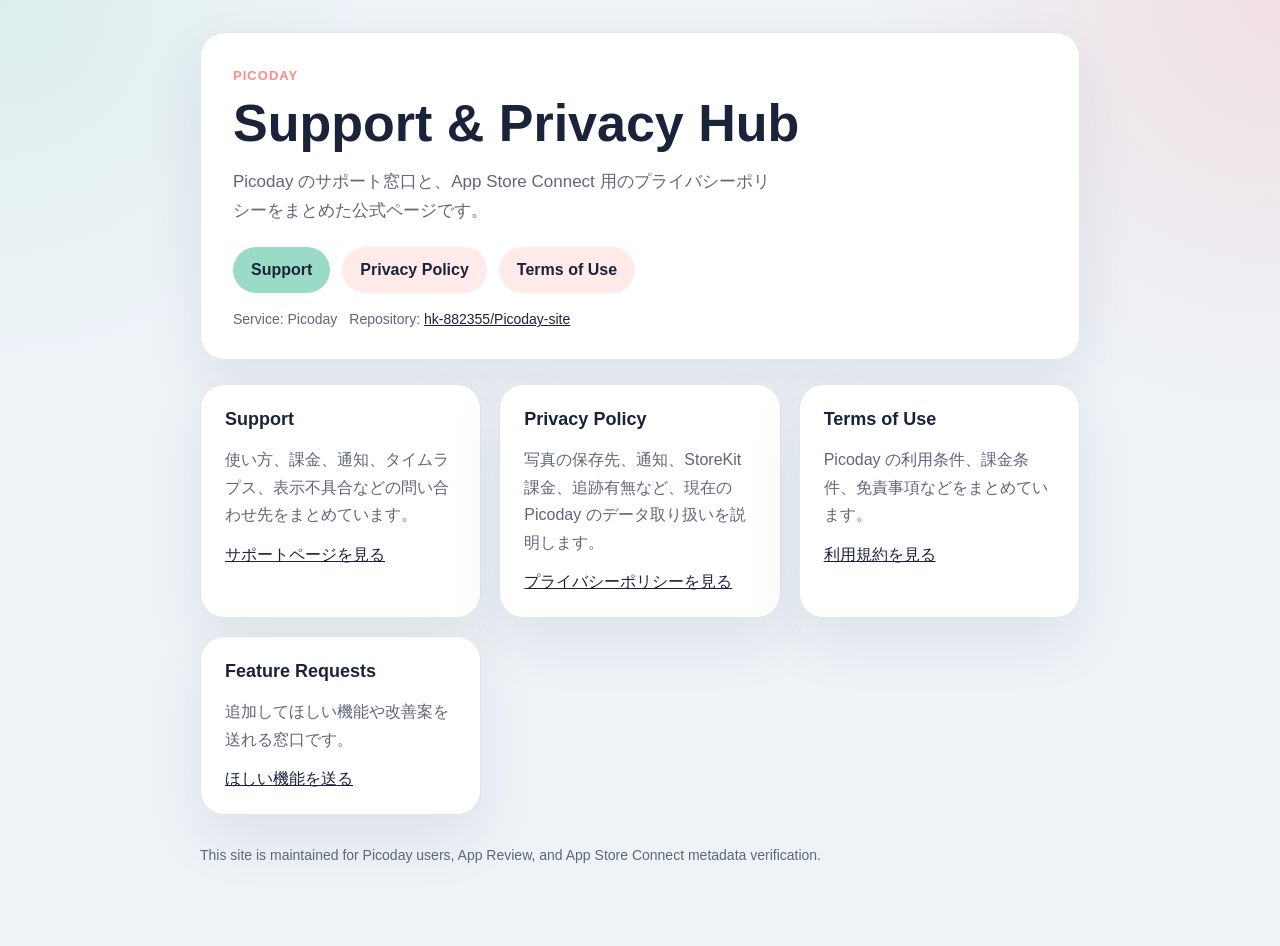
<file: index.html>
<!doctype html>
<html lang="ja">
  <head>
    <meta charset="utf-8">
    <meta name="viewport" content="width=device-width, initial-scale=1">
    <title>Picoday Support Hub</title>
    <meta name="description" content="Picodayのサポートとプライバシーポリシーの公式ページ">
    <link rel="stylesheet" href="./site.css">
  </head>
  <body>
    <main class="page">
      <section class="hero">
        <p class="eyebrow">Picoday</p>
        <h1>Support & Privacy Hub</h1>
        <p class="lede">
          Picoday のサポート窓口と、App Store Connect 用のプライバシーポリシーをまとめた公式ページです。
        </p>
        <div class="button-row">
          <a class="button button-primary" href="./support/">Support</a>
          <a class="button button-secondary" href="./privacy/">Privacy Policy</a>
          <a class="button button-secondary" href="./terms/">Terms of Use</a>
        </div>
        <div class="meta">
          <span>Service: Picoday</span>
          <span>Repository: <a href="https://github.com/hk-882355/Picoday-site">hk-882355/Picoday-site</a></span>
        </div>
      </section>

      <section class="grid">
        <article class="card">
          <strong>Support</strong>
          <p>使い方、課金、通知、タイムラプス、表示不具合などの問い合わせ先をまとめています。</p>
          <a href="./support/">サポートページを見る</a>
        </article>
        <article class="card">
          <strong>Privacy Policy</strong>
          <p>写真の保存先、通知、StoreKit 課金、追跡有無など、現在の Picoday のデータ取り扱いを説明します。</p>
          <a href="./privacy/">プライバシーポリシーを見る</a>
        </article>
        <article class="card">
          <strong>Terms of Use</strong>
          <p>Picoday の利用条件、課金条件、免責事項などをまとめています。</p>
          <a href="./terms/">利用規約を見る</a>
        </article>
        <article class="card">
          <strong>Feature Requests</strong>
          <p>追加してほしい機能や改善案を送れる窓口です。</p>
          <a href="./feature-requests/">ほしい機能を送る</a>
        </article>
      </section>

      <p class="footer">
        This site is maintained for Picoday users, App Review, and App Store Connect metadata verification.
      </p>
    </main>
  </body>
</html>
</file>
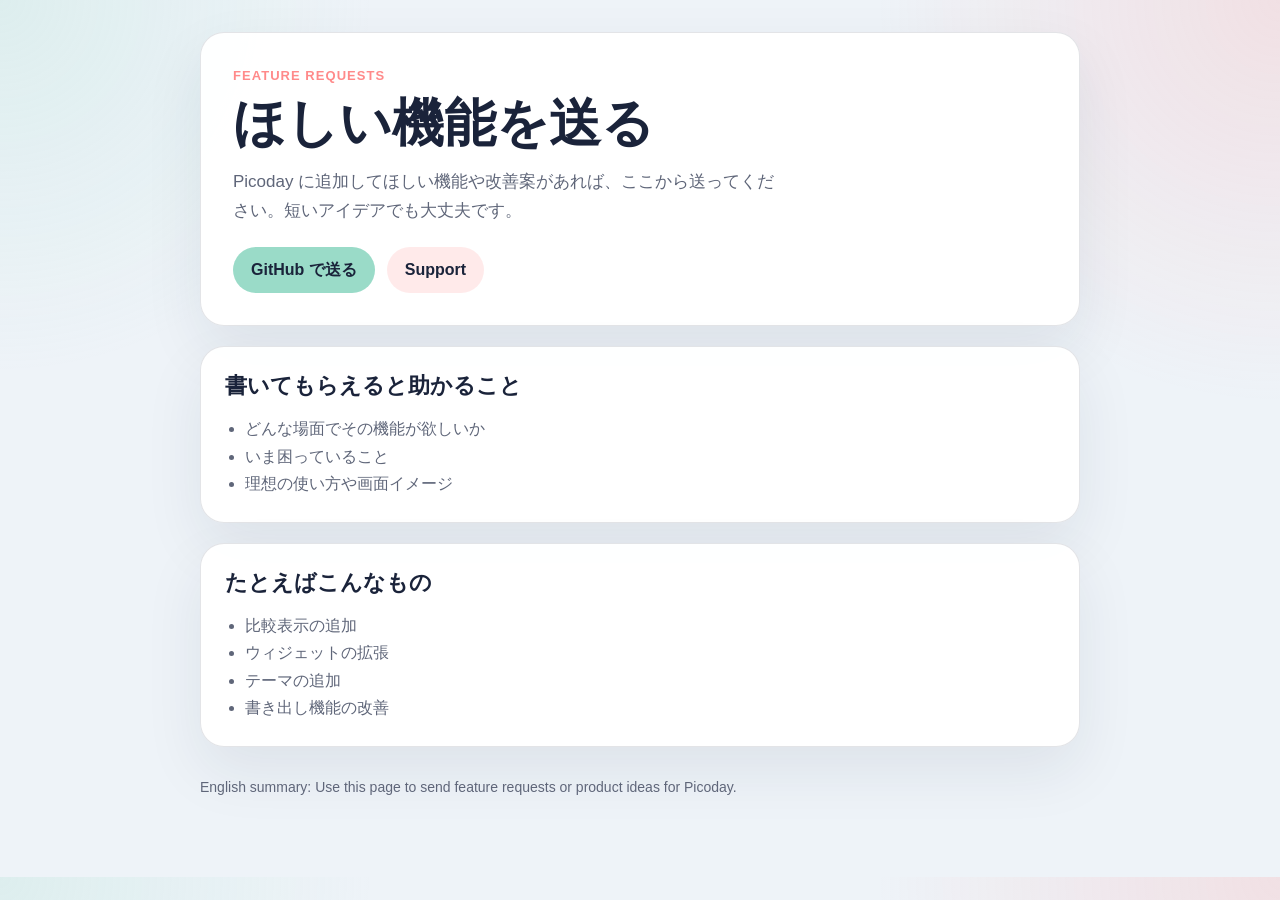
<file: feature-requests/index.html>
<!doctype html>
<html lang="ja">
  <head>
    <meta charset="utf-8">
    <meta name="viewport" content="width=device-width, initial-scale=1">
    <title>Picoday Feature Requests</title>
    <meta name="description" content="Picoday 機能リクエストページ">
    <link rel="stylesheet" href="../site.css">
  </head>
  <body>
    <main class="page">
      <section class="hero">
        <p class="eyebrow">Feature Requests</p>
        <h1>ほしい機能を送る</h1>
        <p class="lede">
          Picoday に追加してほしい機能や改善案があれば、ここから送ってください。短いアイデアでも大丈夫です。
        </p>
        <div class="button-row">
          <a class="button button-primary" href="https://github.com/hk-882355/Picoday-site/issues/new?title=%5BFeature%20Request%5D%20">GitHub で送る</a>
          <a class="button button-secondary" href="../support/">Support</a>
        </div>
      </section>

      <section class="card section">
        <h2>書いてもらえると助かること</h2>
        <ul class="list">
          <li>どんな場面でその機能が欲しいか</li>
          <li>いま困っていること</li>
          <li>理想の使い方や画面イメージ</li>
        </ul>
      </section>

      <section class="card section">
        <h2>たとえばこんなもの</h2>
        <ul class="list">
          <li>比較表示の追加</li>
          <li>ウィジェットの拡張</li>
          <li>テーマの追加</li>
          <li>書き出し機能の改善</li>
        </ul>
      </section>

      <p class="footer">
        English summary: Use this page to send feature requests or product ideas for Picoday.
      </p>
    </main>
  </body>
</html>
</file>
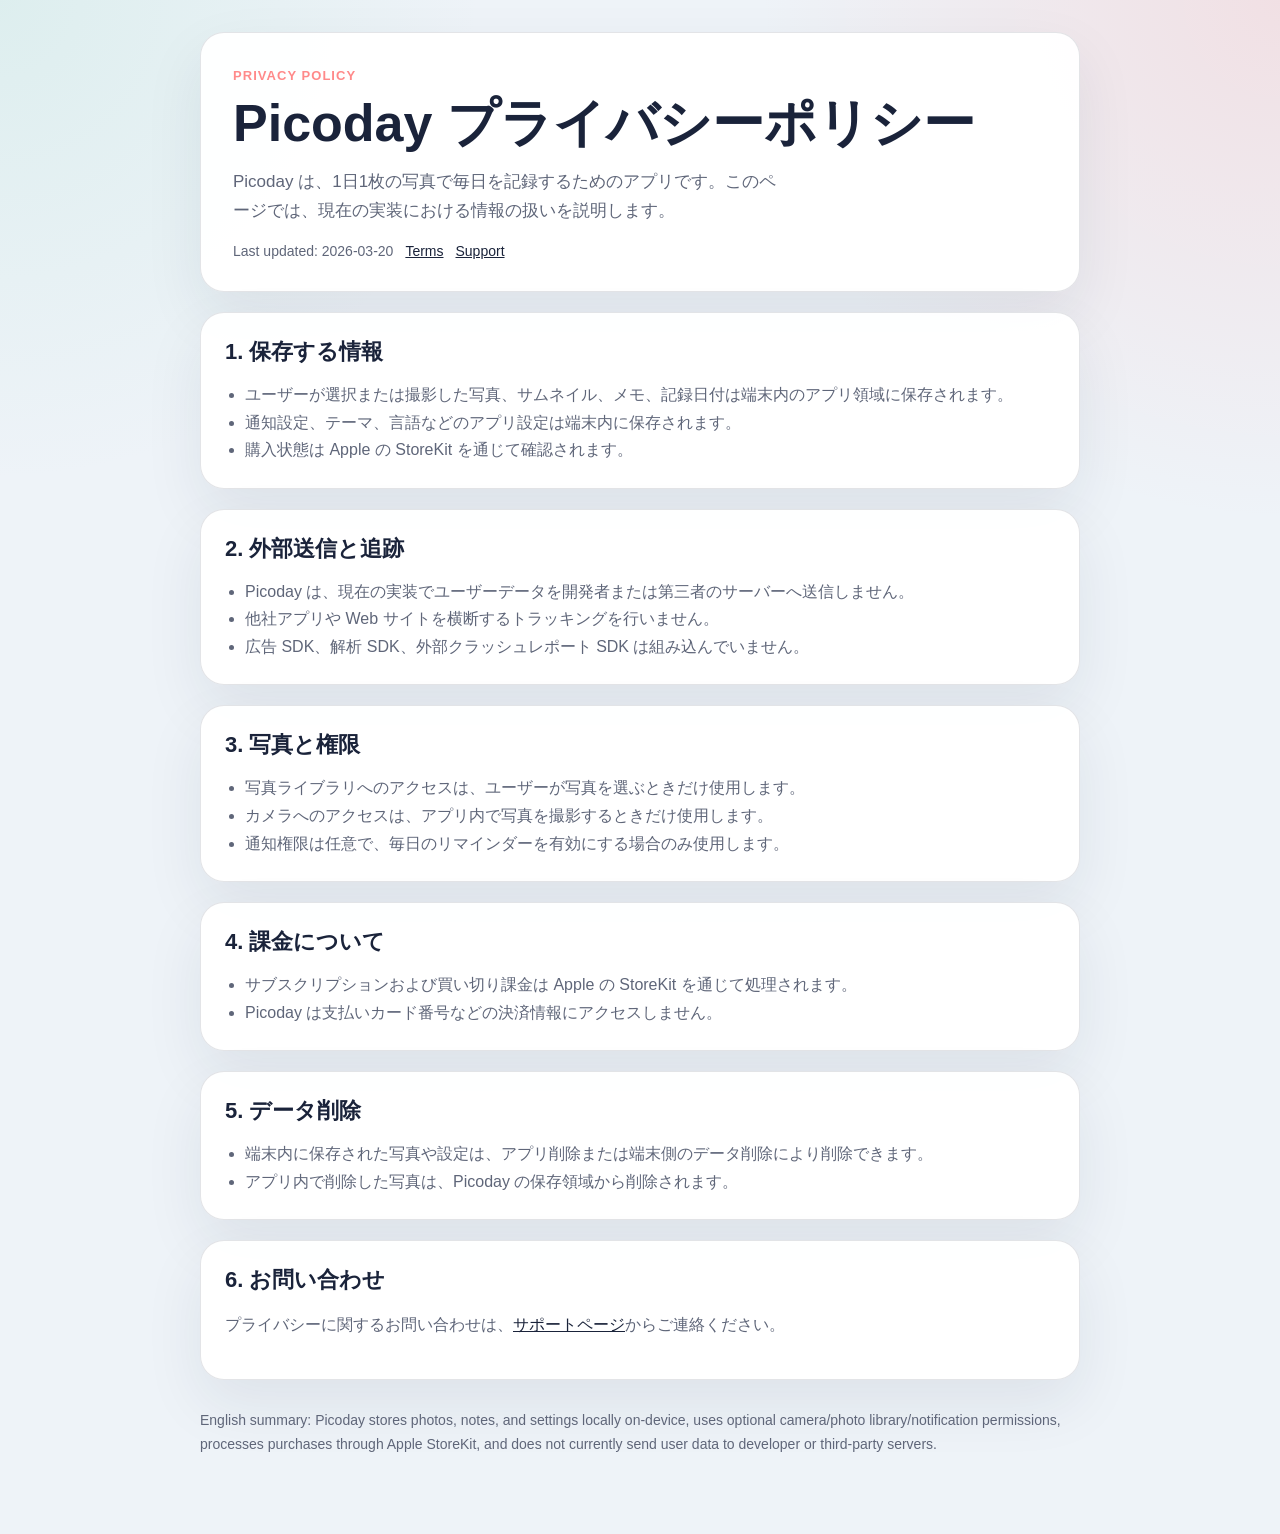
<file: privacy/index.html>
<!doctype html>
<html lang="ja">
  <head>
    <meta charset="utf-8">
    <meta name="viewport" content="width=device-width, initial-scale=1">
    <title>Picoday Privacy Policy</title>
    <meta name="description" content="Picoday プライバシーポリシー">
    <link rel="stylesheet" href="../site.css">
  </head>
  <body>
    <main class="page">
      <section class="hero">
        <p class="eyebrow">Privacy Policy</p>
        <h1>Picoday プライバシーポリシー</h1>
        <p class="lede">
          Picoday は、1日1枚の写真で毎日を記録するためのアプリです。このページでは、現在の実装における情報の扱いを説明します。
        </p>
        <div class="meta">
          <span>Last updated: <span class="mono">2026-03-20</span></span>
          <span><a href="../terms/">Terms</a></span>
          <span><a href="../support/">Support</a></span>
        </div>
      </section>

      <section class="card section">
        <h2>1. 保存する情報</h2>
        <ul class="list">
          <li>ユーザーが選択または撮影した写真、サムネイル、メモ、記録日付は端末内のアプリ領域に保存されます。</li>
          <li>通知設定、テーマ、言語などのアプリ設定は端末内に保存されます。</li>
          <li>購入状態は Apple の StoreKit を通じて確認されます。</li>
        </ul>
      </section>

      <section class="card section">
        <h2>2. 外部送信と追跡</h2>
        <ul class="list">
          <li>Picoday は、現在の実装でユーザーデータを開発者または第三者のサーバーへ送信しません。</li>
          <li>他社アプリや Web サイトを横断するトラッキングを行いません。</li>
          <li>広告 SDK、解析 SDK、外部クラッシュレポート SDK は組み込んでいません。</li>
        </ul>
      </section>

      <section class="card section">
        <h2>3. 写真と権限</h2>
        <ul class="list">
          <li>写真ライブラリへのアクセスは、ユーザーが写真を選ぶときだけ使用します。</li>
          <li>カメラへのアクセスは、アプリ内で写真を撮影するときだけ使用します。</li>
          <li>通知権限は任意で、毎日のリマインダーを有効にする場合のみ使用します。</li>
        </ul>
      </section>

      <section class="card section">
        <h2>4. 課金について</h2>
        <ul class="list">
          <li>サブスクリプションおよび買い切り課金は Apple の StoreKit を通じて処理されます。</li>
          <li>Picoday は支払いカード番号などの決済情報にアクセスしません。</li>
        </ul>
      </section>

      <section class="card section">
        <h2>5. データ削除</h2>
        <ul class="list">
          <li>端末内に保存された写真や設定は、アプリ削除または端末側のデータ削除により削除できます。</li>
          <li>アプリ内で削除した写真は、Picoday の保存領域から削除されます。</li>
        </ul>
      </section>

      <section class="card section">
        <h2>6. お問い合わせ</h2>
        <p>
          プライバシーに関するお問い合わせは、<a href="../support/">サポートページ</a>からご連絡ください。
        </p>
      </section>

      <p class="footer">
        English summary: Picoday stores photos, notes, and settings locally on-device, uses optional camera/photo library/notification permissions, processes purchases through Apple StoreKit, and does not currently send user data to developer or third-party servers.
      </p>
    </main>
  </body>
</html>
</file>
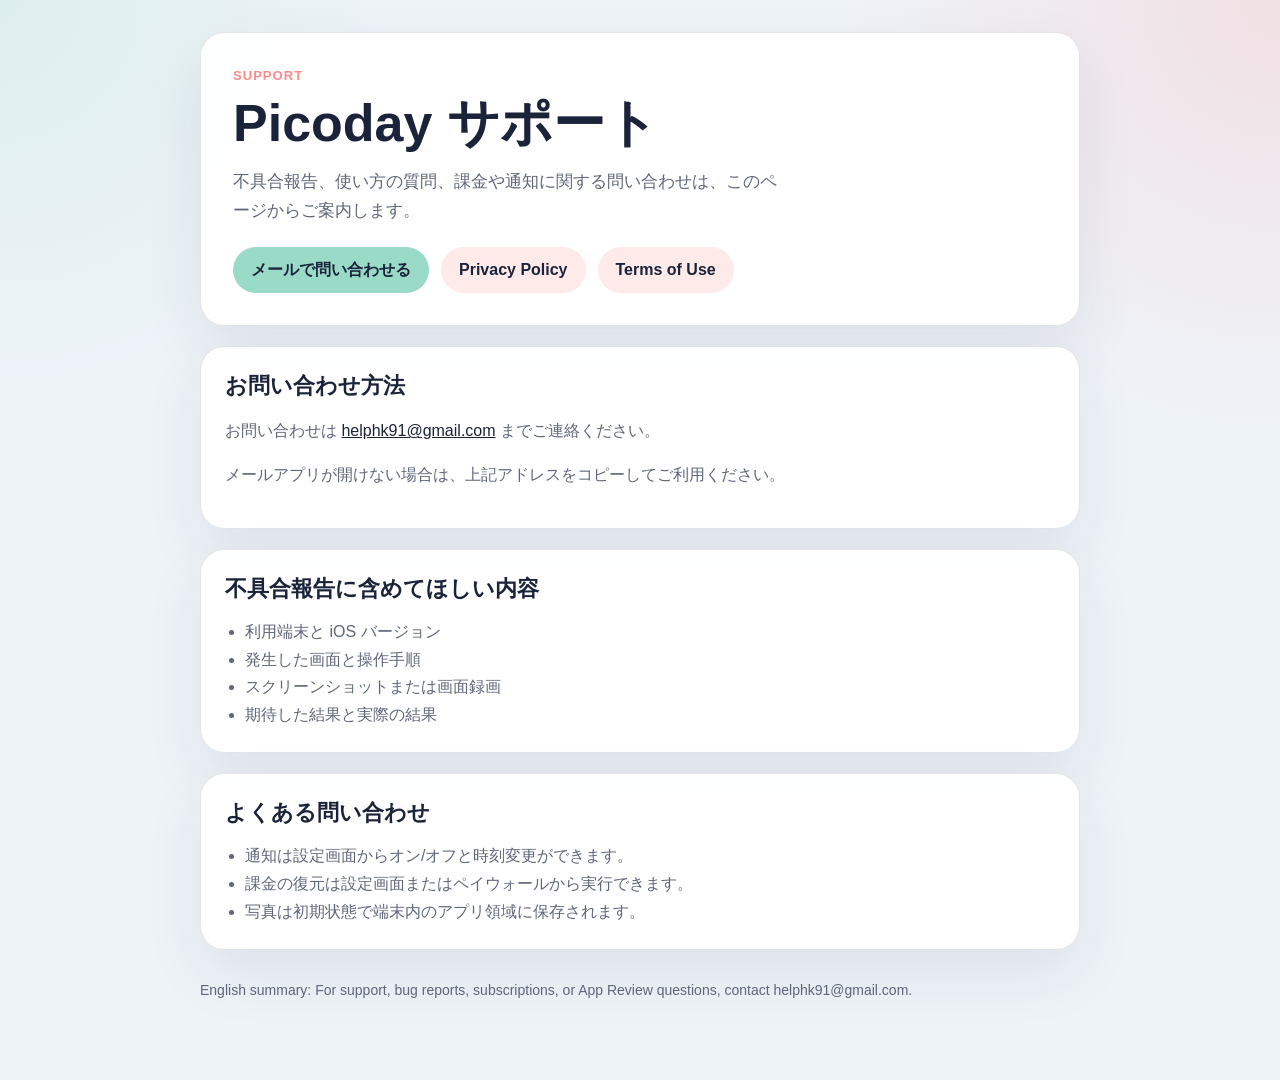
<file: support/index.html>
<!doctype html>
<html lang="ja">
  <head>
    <meta charset="utf-8">
    <meta name="viewport" content="width=device-width, initial-scale=1">
    <title>Picoday Support</title>
    <meta name="description" content="Picoday サポートページ">
    <link rel="stylesheet" href="../site.css">
  </head>
  <body>
    <main class="page">
      <section class="hero">
        <p class="eyebrow">Support</p>
        <h1>Picoday サポート</h1>
        <p class="lede">
          不具合報告、使い方の質問、課金や通知に関する問い合わせは、このページからご案内します。
        </p>
        <div class="button-row">
          <a class="button button-primary" href="mailto:helphk91@gmail.com">メールで問い合わせる</a>
          <a class="button button-secondary" href="../privacy/">Privacy Policy</a>
          <a class="button button-secondary" href="../terms/">Terms of Use</a>
        </div>
      </section>

      <section class="card section">
        <h2>お問い合わせ方法</h2>
        <p>
          お問い合わせは
          <a href="mailto:helphk91@gmail.com">helphk91@gmail.com</a>
          までご連絡ください。
        </p>
        <p>メールアプリが開けない場合は、上記アドレスをコピーしてご利用ください。</p>
      </section>

      <section class="card section">
        <h2>不具合報告に含めてほしい内容</h2>
        <ul class="list">
          <li>利用端末と iOS バージョン</li>
          <li>発生した画面と操作手順</li>
          <li>スクリーンショットまたは画面録画</li>
          <li>期待した結果と実際の結果</li>
        </ul>
      </section>

      <section class="card section">
        <h2>よくある問い合わせ</h2>
        <ul class="list">
          <li>通知は設定画面からオン/オフと時刻変更ができます。</li>
          <li>課金の復元は設定画面またはペイウォールから実行できます。</li>
          <li>写真は初期状態で端末内のアプリ領域に保存されます。</li>
        </ul>
      </section>

      <p class="footer">
        English summary: For support, bug reports, subscriptions, or App Review questions, contact helphk91@gmail.com.
      </p>
    </main>
  </body>
</html>
</file>
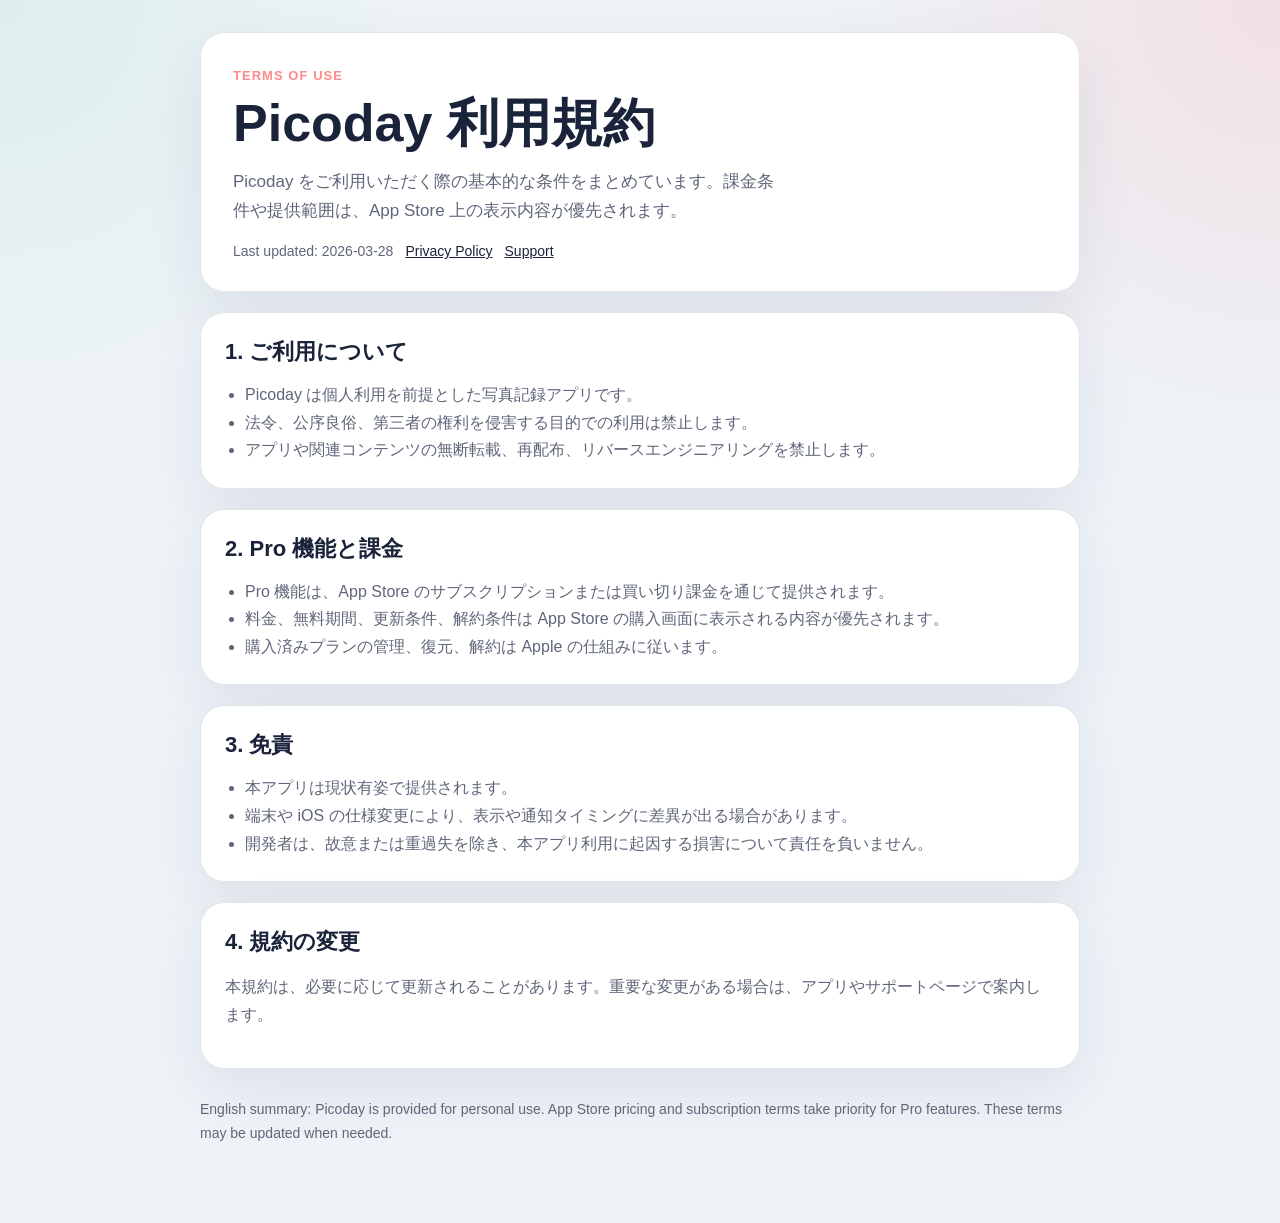
<file: terms/index.html>
<!doctype html>
<html lang="ja">
  <head>
    <meta charset="utf-8">
    <meta name="viewport" content="width=device-width, initial-scale=1">
    <title>Picoday Terms of Use</title>
    <meta name="description" content="Picoday 利用規約">
    <link rel="stylesheet" href="../site.css">
  </head>
  <body>
    <main class="page">
      <section class="hero">
        <p class="eyebrow">Terms of Use</p>
        <h1>Picoday 利用規約</h1>
        <p class="lede">
          Picoday をご利用いただく際の基本的な条件をまとめています。課金条件や提供範囲は、App Store 上の表示内容が優先されます。
        </p>
        <div class="meta">
          <span>Last updated: <span class="mono">2026-03-28</span></span>
          <span><a href="../privacy/">Privacy Policy</a></span>
          <span><a href="../support/">Support</a></span>
        </div>
      </section>

      <section class="card section">
        <h2>1. ご利用について</h2>
        <ul class="list">
          <li>Picoday は個人利用を前提とした写真記録アプリです。</li>
          <li>法令、公序良俗、第三者の権利を侵害する目的での利用は禁止します。</li>
          <li>アプリや関連コンテンツの無断転載、再配布、リバースエンジニアリングを禁止します。</li>
        </ul>
      </section>

      <section class="card section">
        <h2>2. Pro 機能と課金</h2>
        <ul class="list">
          <li>Pro 機能は、App Store のサブスクリプションまたは買い切り課金を通じて提供されます。</li>
          <li>料金、無料期間、更新条件、解約条件は App Store の購入画面に表示される内容が優先されます。</li>
          <li>購入済みプランの管理、復元、解約は Apple の仕組みに従います。</li>
        </ul>
      </section>

      <section class="card section">
        <h2>3. 免責</h2>
        <ul class="list">
          <li>本アプリは現状有姿で提供されます。</li>
          <li>端末や iOS の仕様変更により、表示や通知タイミングに差異が出る場合があります。</li>
          <li>開発者は、故意または重過失を除き、本アプリ利用に起因する損害について責任を負いません。</li>
        </ul>
      </section>

      <section class="card section">
        <h2>4. 規約の変更</h2>
        <p>
          本規約は、必要に応じて更新されることがあります。重要な変更がある場合は、アプリやサポートページで案内します。
        </p>
      </section>

      <p class="footer">
        English summary: Picoday is provided for personal use. App Store pricing and subscription terms take priority for Pro features. These terms may be updated when needed.
      </p>
    </main>
  </body>
</html>
</file>
<file: site.css>
:root {
  --bg: #eef3f8;
  --surface: rgba(255, 255, 255, 0.96);
  --text: #1a233a;
  --muted: #5f6679;
  --line: #1a233a;
  --accent1: #ff8a8a;
  --accent2: #9adbc8;
  --border: rgba(26, 35, 58, 0.12);
  --shadow: 0 24px 60px rgba(26, 35, 58, 0.08);
}

* {
  box-sizing: border-box;
}

html {
  scroll-behavior: smooth;
}

body {
  margin: 0;
  font-family: "Avenir Next", "Hiragino Sans", "Yu Gothic", sans-serif;
  color: var(--text);
  background:
    radial-gradient(circle at top right, rgba(255, 138, 138, 0.18), transparent 26%),
    radial-gradient(circle at top left, rgba(154, 219, 200, 0.2), transparent 24%),
    var(--bg);
}

a {
  color: var(--line);
}

.page {
  max-width: 920px;
  margin: 0 auto;
  padding: 32px 20px 64px;
}

.hero,
.card {
  background: var(--surface);
  border: 1px solid var(--border);
  border-radius: 24px;
  box-shadow: var(--shadow);
}

.hero {
  padding: 32px;
}

.eyebrow {
  margin: 0 0 10px;
  color: var(--accent1);
  font-size: 13px;
  font-weight: 800;
  letter-spacing: 0.08em;
  text-transform: uppercase;
}

h1 {
  margin: 0;
  font-size: clamp(34px, 5vw, 52px);
  line-height: 1.03;
}

h2 {
  margin: 0 0 14px;
  font-size: 22px;
}

p,
li {
  line-height: 1.72;
  color: var(--muted);
}

.lede {
  margin-top: 16px;
  max-width: 58ch;
  font-size: 17px;
}

.grid {
  display: grid;
  grid-template-columns: repeat(auto-fit, minmax(260px, 1fr));
  gap: 18px;
  margin-top: 24px;
}

.card {
  padding: 24px;
}

.card strong {
  display: block;
  margin-bottom: 10px;
  color: var(--text);
  font-size: 18px;
}

.button-row {
  display: flex;
  flex-wrap: wrap;
  gap: 12px;
  margin-top: 22px;
}

.button {
  display: inline-flex;
  align-items: center;
  justify-content: center;
  min-height: 46px;
  padding: 0 18px;
  border-radius: 999px;
  text-decoration: none;
  font-weight: 800;
}

.button-primary {
  color: var(--text);
  background: var(--accent2);
}

.button-secondary {
  color: var(--text);
  background: rgba(255, 138, 138, 0.18);
}

.section {
  margin-top: 20px;
  padding: 24px;
}

.list {
  margin: 0;
  padding-left: 20px;
}

.footer {
  margin-top: 28px;
  font-size: 14px;
  color: var(--muted);
}

.meta {
  display: flex;
  flex-wrap: wrap;
  gap: 12px;
  margin-top: 18px;
  color: var(--muted);
  font-size: 14px;
}

.mono {
  font-variant-numeric: tabular-nums;
}

@media (max-width: 640px) {
  .page {
    padding: 24px 16px 56px;
  }

  .hero,
  .card,
  .section {
    padding: 20px;
    border-radius: 20px;
  }
}
</file>
